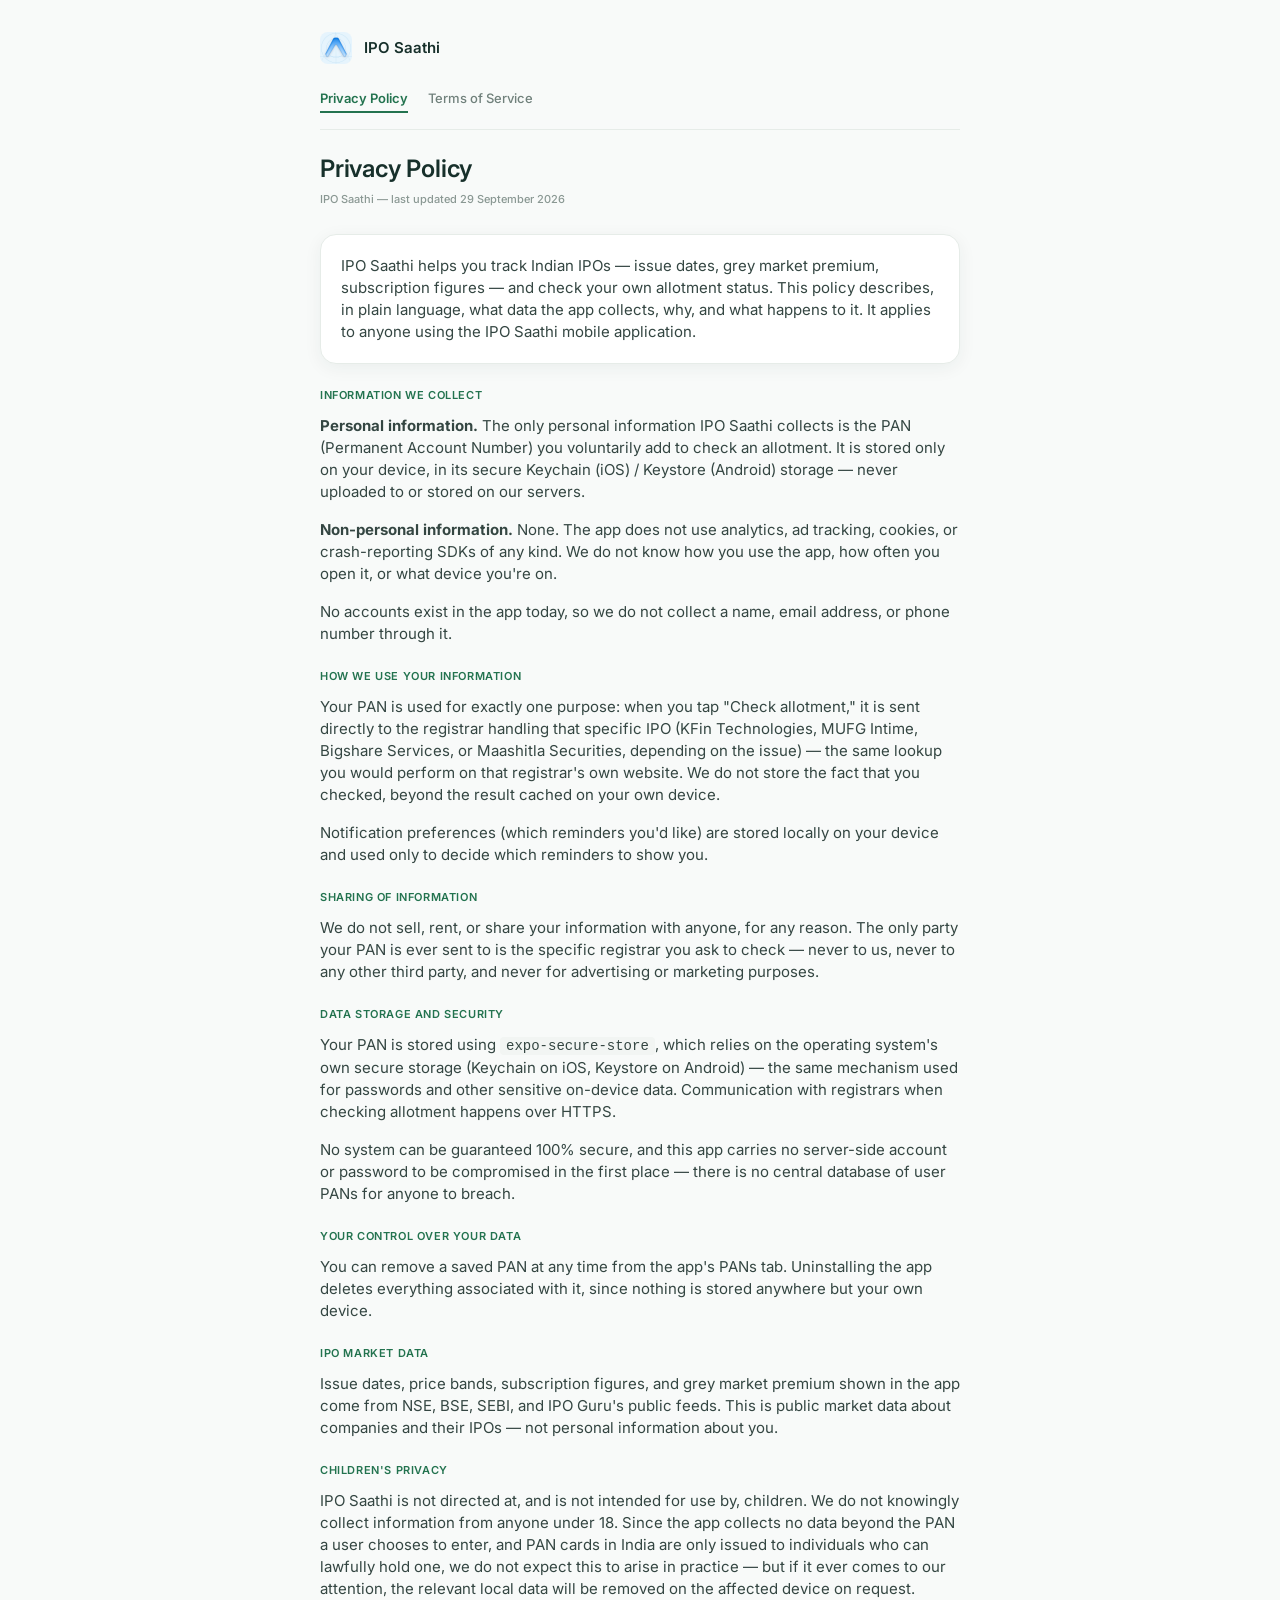
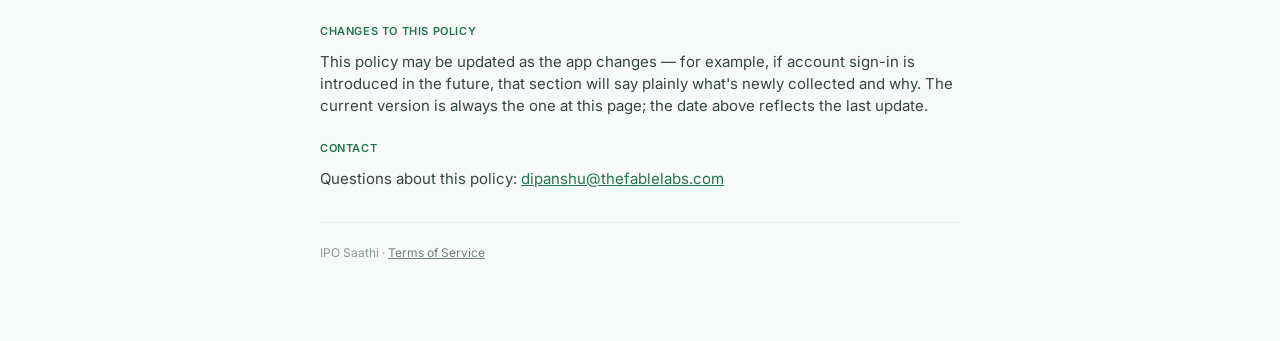
<file: index.html>
<!doctype html>
<html lang="en">
<head>
<meta charset="utf-8" />
<meta name="viewport" content="width=device-width, initial-scale=1" />
<title>Privacy Policy — IPO Saathi</title>
<link rel="preconnect" href="https://fonts.googleapis.com" />
<link rel="preconnect" href="https://fonts.gstatic.com" crossorigin />
<link href="https://fonts.googleapis.com/css2?family=Inter:wght@400;500;600&display=swap" rel="stylesheet" />
<link rel="stylesheet" href="style.css" />
<link rel="icon" href="icon.png" />
</head>
<body>
<main>
  <div class="brand"><img src="icon.png" alt="" /><span>IPO Saathi</span></div>
  <nav>
    <a href="./" class="active">Privacy Policy</a>
    <a href="terms-of-service/">Terms of Service</a>
  </nav>

  <h1>Privacy Policy</h1>
  <p class="updated">IPO Saathi — last updated 29 September 2026</p>

  <p class="intro">IPO Saathi helps you track Indian IPOs — issue dates, grey market premium, subscription figures — and check your own allotment status. This policy describes, in plain language, what data the app collects, why, and what happens to it. It applies to anyone using the IPO Saathi mobile application.</p>

  <h2>Information we collect</h2>
  <p><strong>Personal information.</strong> The only personal information IPO Saathi collects is the PAN (Permanent Account Number) you voluntarily add to check an allotment. It is stored only on your device, in its secure Keychain (iOS) / Keystore (Android) storage — never uploaded to or stored on our servers.</p>
  <p><strong>Non-personal information.</strong> None. The app does not use analytics, ad tracking, cookies, or crash-reporting SDKs of any kind. We do not know how you use the app, how often you open it, or what device you're on.</p>
  <p>No accounts exist in the app today, so we do not collect a name, email address, or phone number through it.</p>

  <h2>How we use your information</h2>
  <p>Your PAN is used for exactly one purpose: when you tap "Check allotment," it is sent directly to the registrar handling that specific IPO (KFin Technologies, MUFG Intime, Bigshare Services, or Maashitla Securities, depending on the issue) — the same lookup you would perform on that registrar's own website. We do not store the fact that you checked, beyond the result cached on your own device.</p>
  <p>Notification preferences (which reminders you'd like) are stored locally on your device and used only to decide which reminders to show you.</p>

  <h2>Sharing of information</h2>
  <p>We do not sell, rent, or share your information with anyone, for any reason. The only party your PAN is ever sent to is the specific registrar you ask to check — never to us, never to any other third party, and never for advertising or marketing purposes.</p>

  <h2>Data storage and security</h2>
  <p>Your PAN is stored using <code>expo-secure-store</code>, which relies on the operating system's own secure storage (Keychain on iOS, Keystore on Android) — the same mechanism used for passwords and other sensitive on-device data. Communication with registrars when checking allotment happens over HTTPS.</p>
  <p>No system can be guaranteed 100% secure, and this app carries no server-side account or password to be compromised in the first place — there is no central database of user PANs for anyone to breach.</p>

  <h2>Your control over your data</h2>
  <p>You can remove a saved PAN at any time from the app's PANs tab. Uninstalling the app deletes everything associated with it, since nothing is stored anywhere but your own device.</p>

  <h2>IPO market data</h2>
  <p>Issue dates, price bands, subscription figures, and grey market premium shown in the app come from NSE, BSE, SEBI, and IPO Guru's public feeds. This is public market data about companies and their IPOs — not personal information about you.</p>

  <h2>Children's privacy</h2>
  <p>IPO Saathi is not directed at, and is not intended for use by, children. We do not knowingly collect information from anyone under 18. Since the app collects no data beyond the PAN a user chooses to enter, and PAN cards in India are only issued to individuals who can lawfully hold one, we do not expect this to arise in practice — but if it ever comes to our attention, the relevant local data will be removed on the affected device on request.</p>

  <h2>Changes to this policy</h2>
  <p>This policy may be updated as the app changes — for example, if account sign-in is introduced in the future, that section will say plainly what's newly collected and why. The current version is always the one at this page; the date above reflects the last update.</p>

  <h2>Contact</h2>
  <p>Questions about this policy: <a href="mailto:dipanshu@thefablelabs.com">dipanshu@thefablelabs.com</a></p>

  <footer>IPO Saathi · <a href="terms-of-service/">Terms of Service</a></footer>
</main>
</body>
</html>
</file>
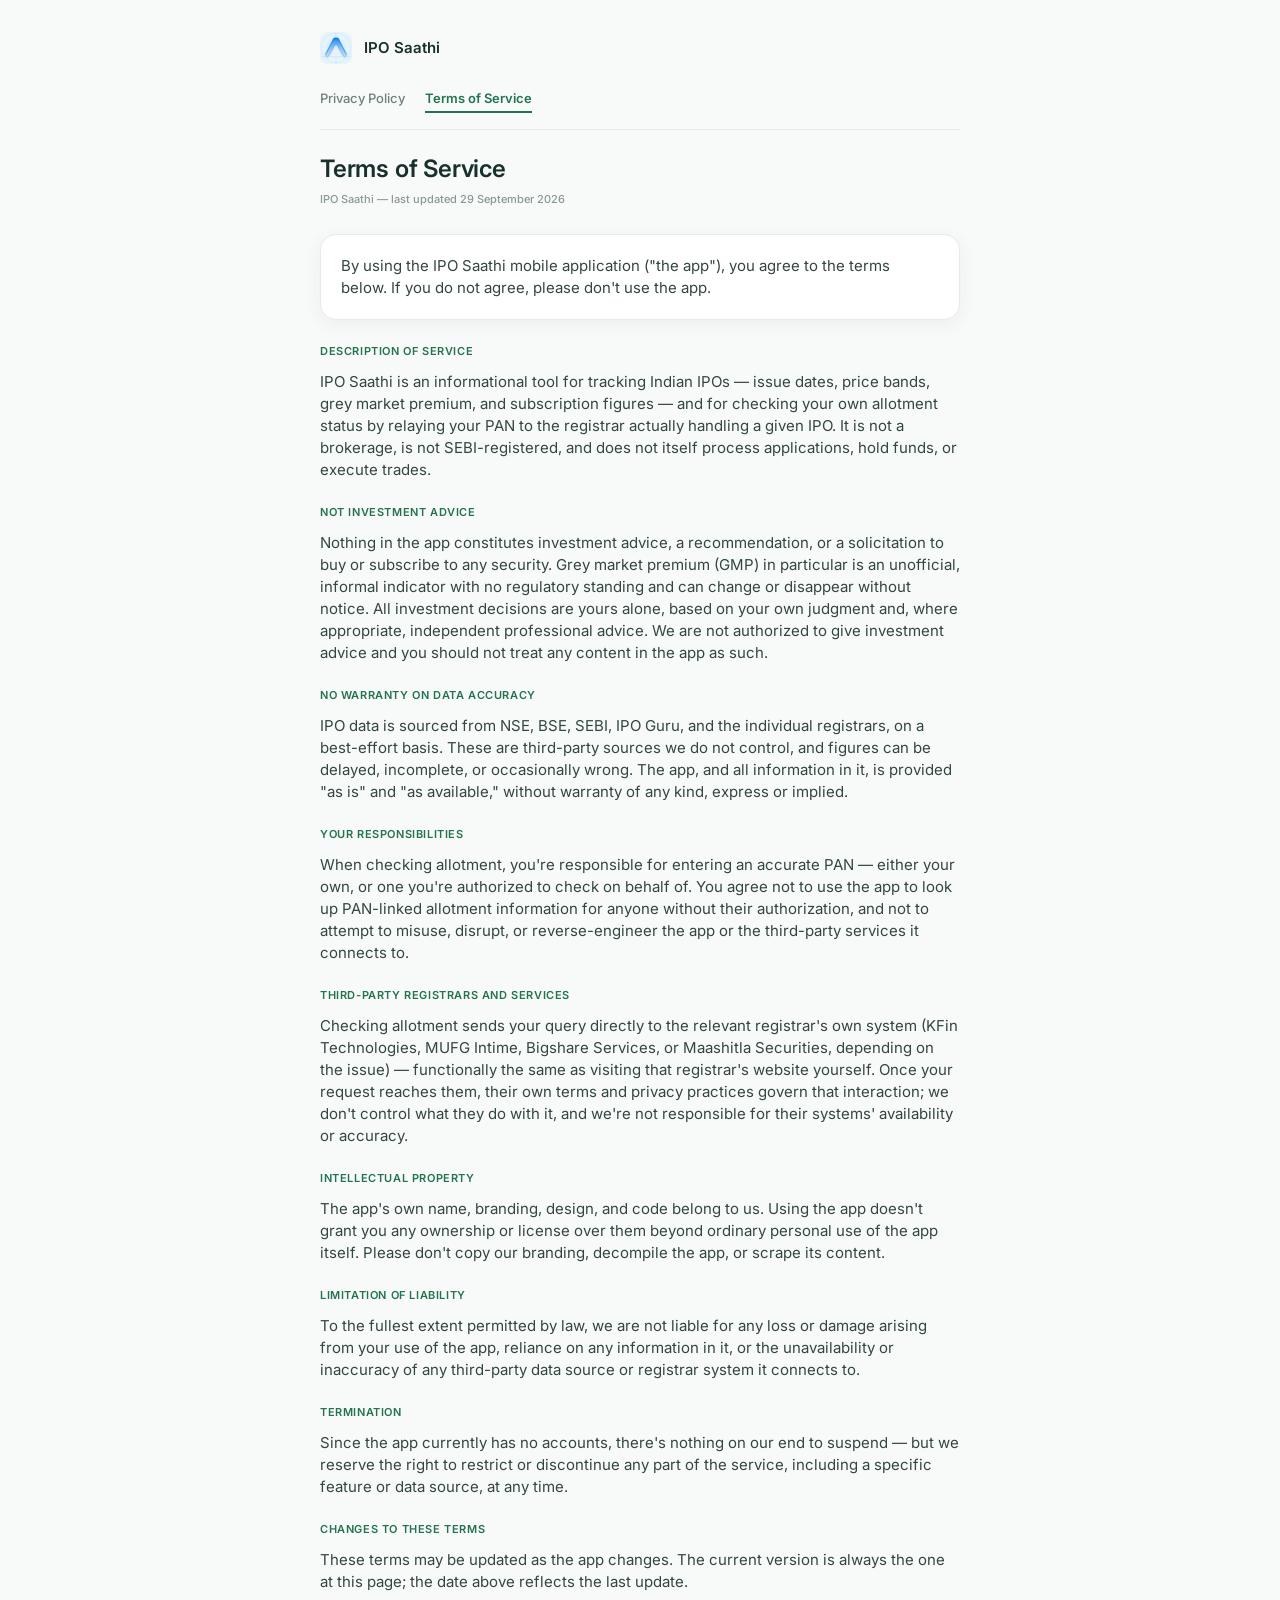
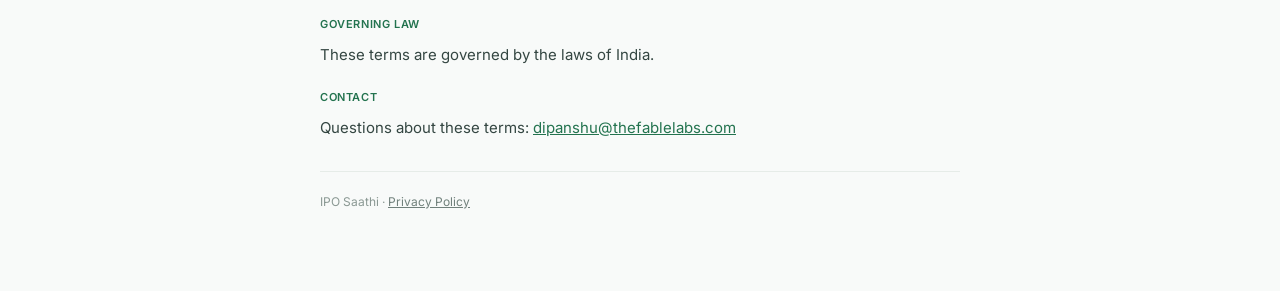
<file: terms-of-service/index.html>
<!doctype html>
<html lang="en">
<head>
<meta charset="utf-8" />
<meta name="viewport" content="width=device-width, initial-scale=1" />
<title>Terms of Service — IPO Saathi</title>
<link rel="preconnect" href="https://fonts.googleapis.com" />
<link rel="preconnect" href="https://fonts.gstatic.com" crossorigin />
<link href="https://fonts.googleapis.com/css2?family=Inter:wght@400;500;600&display=swap" rel="stylesheet" />
<link rel="stylesheet" href="../style.css" />
<link rel="icon" href="../icon.png" />
</head>
<body>
<main>
  <div class="brand"><img src="../icon.png" alt="" /><span>IPO Saathi</span></div>
  <nav>
    <a href="../">Privacy Policy</a>
    <a href="./" class="active">Terms of Service</a>
  </nav>

  <h1>Terms of Service</h1>
  <p class="updated">IPO Saathi — last updated 29 September 2026</p>

  <p class="intro">By using the IPO Saathi mobile application ("the app"), you agree to the terms below. If you do not agree, please don't use the app.</p>

  <h2>Description of service</h2>
  <p>IPO Saathi is an informational tool for tracking Indian IPOs — issue dates, price bands, grey market premium, and subscription figures — and for checking your own allotment status by relaying your PAN to the registrar actually handling a given IPO. It is not a brokerage, is not SEBI-registered, and does not itself process applications, hold funds, or execute trades.</p>

  <h2>Not investment advice</h2>
  <p>Nothing in the app constitutes investment advice, a recommendation, or a solicitation to buy or subscribe to any security. Grey market premium (GMP) in particular is an unofficial, informal indicator with no regulatory standing and can change or disappear without notice. All investment decisions are yours alone, based on your own judgment and, where appropriate, independent professional advice. We are not authorized to give investment advice and you should not treat any content in the app as such.</p>

  <h2>No warranty on data accuracy</h2>
  <p>IPO data is sourced from NSE, BSE, SEBI, IPO Guru, and the individual registrars, on a best-effort basis. These are third-party sources we do not control, and figures can be delayed, incomplete, or occasionally wrong. The app, and all information in it, is provided "as is" and "as available," without warranty of any kind, express or implied.</p>

  <h2>Your responsibilities</h2>
  <p>When checking allotment, you're responsible for entering an accurate PAN — either your own, or one you're authorized to check on behalf of. You agree not to use the app to look up PAN-linked allotment information for anyone without their authorization, and not to attempt to misuse, disrupt, or reverse-engineer the app or the third-party services it connects to.</p>

  <h2>Third-party registrars and services</h2>
  <p>Checking allotment sends your query directly to the relevant registrar's own system (KFin Technologies, MUFG Intime, Bigshare Services, or Maashitla Securities, depending on the issue) — functionally the same as visiting that registrar's website yourself. Once your request reaches them, their own terms and privacy practices govern that interaction; we don't control what they do with it, and we're not responsible for their systems' availability or accuracy.</p>

  <h2>Intellectual property</h2>
  <p>The app's own name, branding, design, and code belong to us. Using the app doesn't grant you any ownership or license over them beyond ordinary personal use of the app itself. Please don't copy our branding, decompile the app, or scrape its content.</p>

  <h2>Limitation of liability</h2>
  <p>To the fullest extent permitted by law, we are not liable for any loss or damage arising from your use of the app, reliance on any information in it, or the unavailability or inaccuracy of any third-party data source or registrar system it connects to.</p>

  <h2>Termination</h2>
  <p>Since the app currently has no accounts, there's nothing on our end to suspend — but we reserve the right to restrict or discontinue any part of the service, including a specific feature or data source, at any time.</p>

  <h2>Changes to these terms</h2>
  <p>These terms may be updated as the app changes. The current version is always the one at this page; the date above reflects the last update.</p>

  <h2>Governing law</h2>
  <p>These terms are governed by the laws of India.</p>

  <h2>Contact</h2>
  <p>Questions about these terms: <a href="mailto:dipanshu@thefablelabs.com">dipanshu@thefablelabs.com</a></p>

  <footer>IPO Saathi · <a href="../">Privacy Policy</a></footer>
</main>
</body>
</html>
</file>
<file: style.css>
/* Tokens copied from app/src/theme/tokens.ts — kept in sync by hand, this
   page has no build step to import the real file from. */
:root {
  --brand-900: #123B2D;
  --brand-700: #23734F;
  --brand-100: #E6F3EC;
  --brand-50: #F2F9F5;
  --neutral-950: #17302B;
  --neutral-800: #344642;
  --neutral-700: #52635E;
  --neutral-600: #70807B;
  --neutral-500: #8A9893;
  --neutral-300: #D6DEDA;
  --neutral-200: #E6ECE8;
  --neutral-100: #F2F5F3;
  --neutral-50: #F8FAF9;
  --white: #FFFFFF;
  --radius-lg: 16px;
  --radius-pill: 999px;
  --space-2: 8px;
  --space-3: 12px;
  --space-4: 16px;
  --space-5: 20px;
  --space-6: 24px;
  --space-8: 32px;
}

* { box-sizing: border-box; }

body {
  margin: 0;
  background: var(--neutral-50);
  color: var(--neutral-950);
  font-family: 'Inter', -apple-system, BlinkMacSystemFont, "Segoe UI", Roboto, Helvetica, Arial, sans-serif;
  line-height: 1.6;
  -webkit-font-smoothing: antialiased;
}

main {
  max-width: 680px;
  margin: 0 auto;
  padding: var(--space-8) var(--space-5) 80px;
}

/* Brand lockup — same icon the app itself ships, so this page reads as
   IPO Saathi's own, not a generic legal template. */
.brand {
  display: flex;
  align-items: center;
  gap: var(--space-3);
  margin-bottom: var(--space-6);
}
.brand img {
  width: 32px;
  height: 32px;
  border-radius: 8px;
}
.brand span {
  font-size: 15px;
  font-weight: 600;
  color: var(--neutral-950);
}

nav {
  display: flex;
  gap: var(--space-5);
  font-size: 13px;
  margin-bottom: var(--space-6);
  border-bottom: 1px solid var(--neutral-200);
  padding-bottom: var(--space-4);
}
nav a {
  color: var(--neutral-600);
  text-decoration: none;
  font-weight: 500;
  padding-bottom: 2px;
}
nav a.active {
  color: var(--brand-700);
  font-weight: 600;
  border-bottom: 2px solid var(--brand-700);
}

/* Matches app/src/theme/tokens.ts typography.h1 (24/30, Inter 600) */
h1 {
  font-size: 24px;
  line-height: 30px;
  font-weight: 600;
  margin: 0 0 4px;
  letter-spacing: -0.2px;
}

/* typography.caption */
.updated {
  color: var(--neutral-500);
  font-size: 11px;
  font-weight: 500;
  margin: 0 0 var(--space-6);
}

/* typography.label, uppercase — same group-label treatment used in the
   app's own FilterSortSheet component */
h2 {
  font-size: 11px;
  line-height: 15px;
  font-weight: 600;
  text-transform: uppercase;
  letter-spacing: 0.6px;
  color: var(--brand-700);
  margin: var(--space-6) 0 var(--space-3);
}

/* typography.bodyLg — same size the app uses for the IPO description
   paragraph on the detail screen */
p, li {
  font-size: 15px;
  line-height: 22px;
  color: var(--neutral-800);
  margin: 0 0 var(--space-4);
}

ul { padding-left: 20px; margin: 0 0 var(--space-4); }
li { margin-bottom: var(--space-2); }

a { color: var(--brand-700); }

code {
  background: var(--neutral-100);
  border-radius: 4px;
  padding: 1px 6px;
  font-size: 14px;
}

/* Same card surface as the app: white, neutral-200 border, radius.lg,
   a soft brand-tinted shadow (shadow.card in tokens.ts). */
.intro {
  background: var(--white);
  border: 1px solid var(--neutral-200);
  border-radius: var(--radius-lg);
  padding: var(--space-5);
  margin: 0 0 var(--space-2);
  box-shadow: 0 4px 18px rgba(18, 59, 45, 0.06);
}

footer {
  margin-top: var(--space-8);
  padding-top: var(--space-5);
  border-top: 1px solid var(--neutral-200);
  font-size: 12px;
  color: var(--neutral-500);
}
footer a { color: var(--neutral-600); }
</file>
